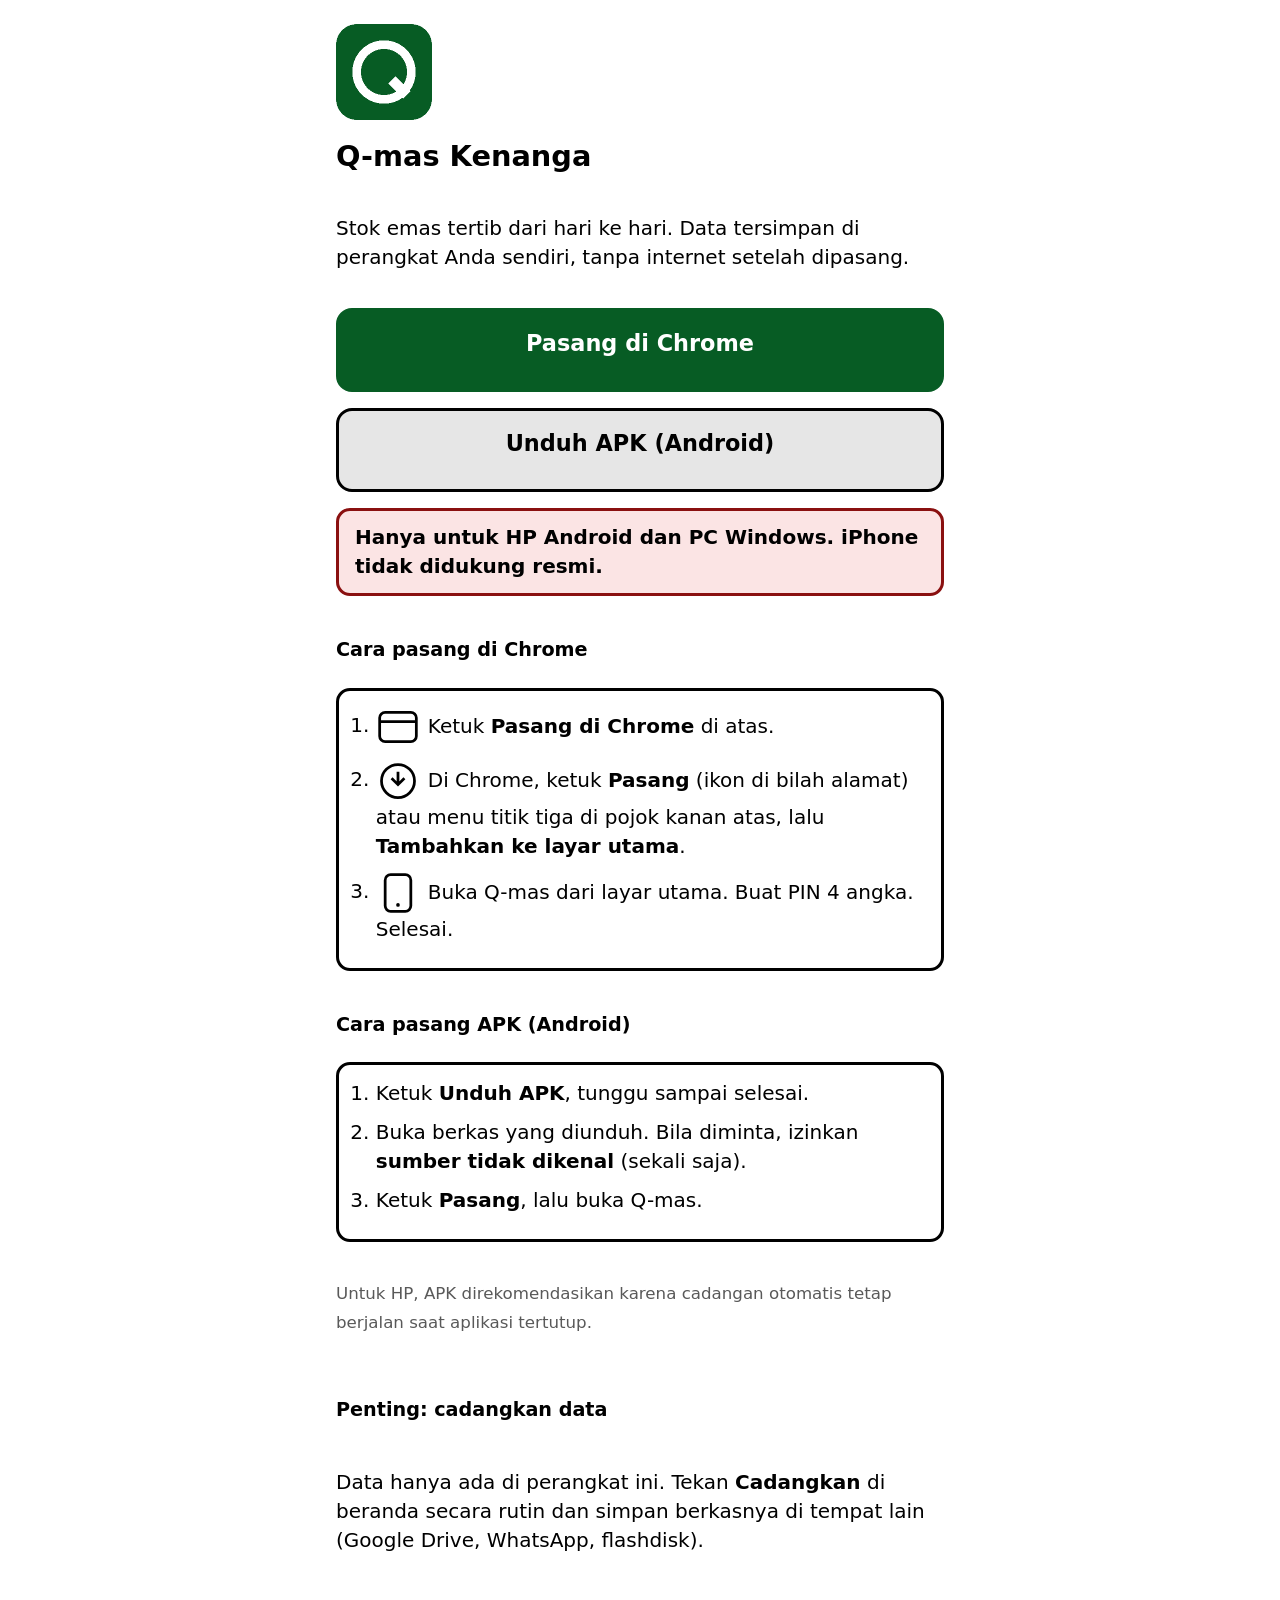
<file: index.html>
<!doctype html>
<html lang="id">
<head>
  <meta charset="utf-8">
  <meta name="viewport" content="width=device-width, initial-scale=1">
  <meta name="theme-color" content="#075c24">
  <title>Unduh Q-mas</title>
  <link rel="icon" href="app/icons/icon-192.png">
  <style>
    :root { --aksen:#075c24; }
    * { box-sizing: border-box; }
    body { margin:0; font:20px/1.45 system-ui,'Segoe UI',Roboto,sans-serif; color:#000; background:#fff; }
    main { max-width:640px; margin:0 auto; padding:24px 16px 64px; display:flex; flex-direction:column; gap:16px; }
    h1 { font-size:1.8rem; margin:0; }
    h2 { font-size:1.2rem; margin:24px 0 8px; }
    img.logo { width:96px; height:96px; border-radius:20px; }
    .tombol { display:block; min-height:84px; padding:16px; border:3px solid var(--aksen); border-radius:16px; background:var(--aksen); color:#fff; font-size:1.4rem; font-weight:800; text-align:center; text-decoration:none; }
    .tombol.abu { background:#e6e6e6; color:#000; border-color:#000; }
    .tombol:focus-visible { outline:4px solid #0044cc; outline-offset:3px; }
    ol { padding-left:1.3rem; margin:0; } li { margin-bottom:10px; }
    .langkah { border:3px solid #000; border-radius:14px; padding:14px 16px; }
    .langkah svg { width:44px; height:44px; vertical-align:middle; margin-right:8px; }
    .peringatan { border:3px solid #8a1010; background:#fbe4e4; border-radius:14px; padding:12px 16px; font-weight:700; }
    small { color:#595959; }
  </style>
</head>
<body>
<main>
  <img class="logo" src="app/icons/icon-192.png" alt="Q-mas">
  <h1>Q-mas Kenanga</h1>
  <p>Stok emas tertib dari hari ke hari. Data tersimpan di perangkat Anda sendiri, tanpa internet setelah dipasang.</p>

  <a class="tombol" href="app/">Pasang di Chrome</a>
  <a class="tombol abu" href="https://github.com/mosugi98/qmas-rilis/releases/latest/download/qmas.apk">Unduh APK (Android)</a>

  <div class="peringatan">Hanya untuk HP Android dan PC Windows. iPhone tidak didukung resmi.</div>

  <h2>Cara pasang di Chrome</h2>
  <div class="langkah">
    <ol>
      <li><svg viewBox="0 0 48 48" aria-hidden="true"><rect x="4" y="8" width="40" height="32" rx="6" fill="none" stroke="#000" stroke-width="3"/><path d="M4 18h40" stroke="#000" stroke-width="3"/></svg>Ketuk <b>Pasang di Chrome</b> di atas.</li>
      <li><svg viewBox="0 0 48 48" aria-hidden="true"><circle cx="24" cy="24" r="18" fill="none" stroke="#000" stroke-width="3"/><path d="M24 14v14m-7-7l7 7 7-7" stroke="#000" stroke-width="3" fill="none"/></svg>Di Chrome, ketuk <b>Pasang</b> (ikon di bilah alamat) atau menu titik tiga di pojok kanan atas, lalu <b>Tambahkan ke layar utama</b>.</li>
      <li><svg viewBox="0 0 48 48" aria-hidden="true"><rect x="10" y="4" width="28" height="40" rx="6" fill="none" stroke="#000" stroke-width="3"/><circle cx="24" cy="37" r="2"/></svg>Buka Q-mas dari layar utama. Buat PIN 4 angka. Selesai.</li>
    </ol>
  </div>

  <h2>Cara pasang APK (Android)</h2>
  <div class="langkah">
    <ol>
      <li>Ketuk <b>Unduh APK</b>, tunggu sampai selesai.</li>
      <li>Buka berkas yang diunduh. Bila diminta, izinkan <b>sumber tidak dikenal</b> (sekali saja).</li>
      <li>Ketuk <b>Pasang</b>, lalu buka Q-mas.</li>
    </ol>
  </div>
  <p><small>Untuk HP, APK direkomendasikan karena cadangan otomatis tetap berjalan saat aplikasi tertutup.</small></p>

  <h2>Penting: cadangkan data</h2>
  <p>Data hanya ada di perangkat ini. Tekan <b>Cadangkan</b> di beranda secara rutin dan simpan berkasnya di tempat lain (Google Drive, WhatsApp, flashdisk).</p>
</main>
</body>
</html>
</file>
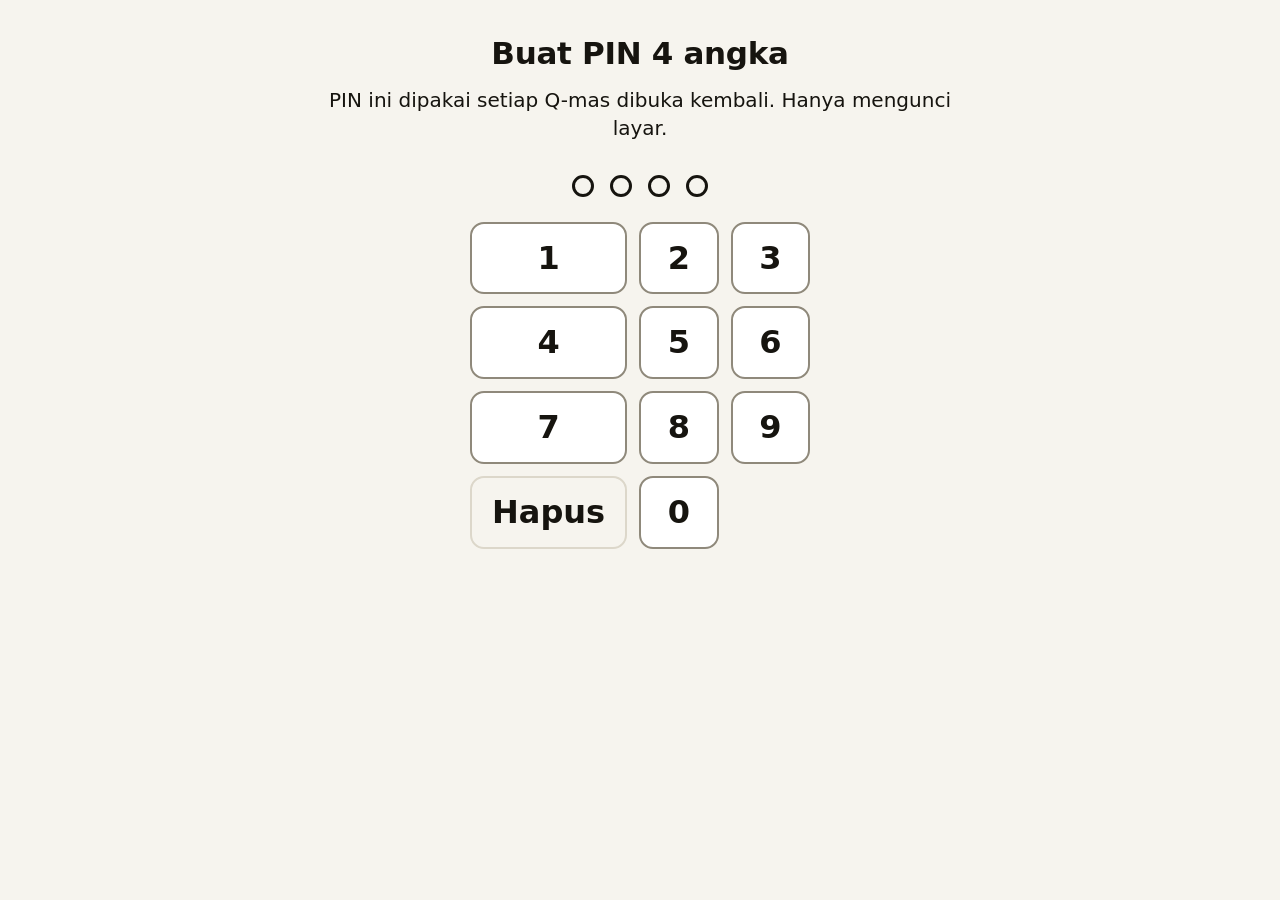
<file: app/index.html>
<!doctype html>
<html lang="id">
<head>
  <meta charset="utf-8">
  <meta name="viewport" content="width=device-width, initial-scale=1, viewport-fit=cover">
  <meta name="theme-color" content="#075c24">
  <title>Q-mas</title>
  <link rel="manifest" href="manifest.webmanifest">
  <link rel="icon" href="icons/icon-192.png">
  <link rel="apple-touch-icon" href="icons/icon-192.png">
  <link rel="stylesheet" href="app.css">
</head>
<body>
  <main id="app"><p style="padding:24px;font-size:1.2rem">Memuat Q-mas…</p></main>
  <nav id="nav" class="bawah" aria-label="Navigasi" hidden></nav>
  <div id="umpan" class="umpan sembunyi"></div>
  <div id="lapis" class="lapis sembunyi"></div>
  <noscript>Q-mas membutuhkan JavaScript.</noscript>
  <script type="module" src="js/app.js"></script>
</body>
</html>
</file>
<file: app/app.css>
/* Q-mas v3. Pemakai utama: pemilik toko lanjut usia, di HP dan komputer kasir, sering sambil berdiri.
   Prinsip: satu aksen hijau, permukaan hangat, huruf besar, kontras tinggi, target sentuh besar,
   navigasi (Kembali, Beranda, Bantuan) selalu di tempat yang sama di dasar layar. */

:root {
  color-scheme: light;
  --dasar: 20px;
  --bg: #f6f4ee;
  --permukaan: #ffffff;
  --ink: #16140f;
  --ink2: #4b473e;
  --garis: #dcd7ca;
  --garis2: #8f897b;
  --aksen: #0a5c2c;
  --aksen2: #07461f;
  --aksen-bg: #e2efe5;
  --bahaya: #9a1b1b;
  --bahaya-bg: #fae7e4;
  --netral-bg: #edeae1;
  --perhatian: #6b4300;
  --perhatian-bg: #fdf0d2;
  --perhatian-garis: #d9a63a;
  --r: 16px;
  --r2: 12px;
  --nav: 76px;
  --bayang: 0 1px 2px rgba(22, 20, 15, .06), 0 6px 18px rgba(22, 20, 15, .07);
  --ease: cubic-bezier(.22, 1, .36, 1);
  --hover: #f1eee6;
  --placeholder: #6d675c;
}
/* Mode malam: dipilih di Pengaturan -> Tampilan. Siang = tampilan bawaan di atas. */
html[data-tema='malam'] {
  color-scheme: dark;
  --bg: #14130f;
  --permukaan: #1f1d18;
  --ink: #f2efe6;
  --ink2: #bdb7a8;
  --garis: #3a362d;
  --garis2: #8a8474;
  --aksen: #1f8a4c;
  --aksen2: #8fe0ad;
  --aksen-bg: #1c3326;
  --bahaya: #c8453a;
  --bahaya-bg: #3a1a17;
  --netral-bg: #2a2822;
  --perhatian: #f3c969;
  --perhatian-bg: #3a2c0c;
  --perhatian-garis: #a8801f;
  --bayang: 0 1px 2px rgba(0, 0, 0, .4), 0 6px 18px rgba(0, 0, 0, .35);
  --hover: #2a2822;
  --placeholder: #9d9787;
}
html[data-tema='malam'] .navbtn.beranda { color: #5fd08a; }
html[data-tema='malam'] .btn.utama:hover { background: #17703c; border-color: #17703c; }
html[data-tema='malam'] .bawah, html[data-tema='malam'] .aksipilih { box-shadow: 0 -6px 18px rgba(0, 0, 0, .4); }
html { font-size: var(--dasar); }
html[data-huruf='besar'] { --dasar: 24px; }
html[data-huruf='sangat'] { --dasar: 28px; }
* { box-sizing: border-box; }
body {
  margin: 0; background: var(--bg); color: var(--ink);
  font-family: system-ui, 'Segoe UI', Roboto, 'Helvetica Neue', sans-serif; line-height: 1.4;
  -webkit-tap-highlight-color: transparent; font-variant-numeric: tabular-nums;
  padding-bottom: calc(var(--nav) + 28px + env(safe-area-inset-bottom));
}
button, input, select, textarea { font: inherit; color: inherit; }
h1 { font-size: 1.55rem; line-height: 1.15; margin: 0; font-weight: 800; letter-spacing: -.01em; }
h2 { font-size: 1.1rem; margin: 22px 0 10px; font-weight: 800; }
h2:first-child { margin-top: 0; }
p { margin: 0 0 12px; }
small { color: var(--ink2); font-size: .8rem; }
::selection { background: var(--aksen-bg); color: var(--ink); }
input, textarea { caret-color: var(--aksen); }
input[type=checkbox] { accent-color: var(--aksen); width: 26px; height: 26px; flex: none; }
* { scrollbar-width: thin; scrollbar-color: var(--garis2) transparent; }
.sembunyi, [hidden] { display: none !important; }
.ikon { flex: none; }

/* ---------- Kerangka ---------- */
#app { max-width: 680px; margin: 0 auto; padding: 0 16px; }
.bar { position: sticky; top: 0; z-index: 5; background: var(--bg); padding: 16px 0 12px; border-bottom: 1px solid var(--garis); margin-bottom: 4px; }
.bar .subjudul { margin: 4px 0 0; color: var(--ink2); font-size: .85rem; }
.layar { padding-top: 14px; display: flex; flex-direction: column; gap: 14px; animation: masuk 200ms var(--ease) both; }
@keyframes masuk { from { opacity: 0; transform: translateY(6px); } to { opacity: 1; transform: none; } }

.bawah {
  position: fixed; left: 0; right: 0; bottom: 0; z-index: 20;
  background: var(--permukaan); border-top: 1px solid var(--garis);
  box-shadow: 0 -6px 18px rgba(22, 20, 15, .07);
  padding: 8px 12px calc(8px + env(safe-area-inset-bottom));
}
.bawah .isi { max-width: 680px; margin: 0 auto; display: grid; grid-template-columns: repeat(3, 1fr); gap: 8px; }
.navbtn {
  min-height: 60px; border: 0; border-radius: 14px; background: transparent; color: var(--ink);
  display: flex; flex-direction: column; align-items: center; justify-content: center; gap: 3px;
  font-weight: 700; font-size: .72rem; cursor: pointer; transition: background 150ms;
}
.navbtn:hover { background: var(--netral-bg); }
.navbtn[aria-disabled='true'] { opacity: .32; cursor: default; pointer-events: none; }
.navbtn.beranda { color: var(--aksen); }

/* ---------- Tombol ---------- */
.btn {
  min-height: 56px; padding: 12px 20px; border: 2px solid var(--garis2); border-radius: 14px;
  background: var(--permukaan); font-weight: 700; cursor: pointer; text-align: center;
  display: inline-flex; align-items: center; justify-content: center; gap: 10px;
  transition: background 150ms, border-color 150ms, transform 150ms;
}
.btn:hover { background: var(--hover); }
.btn:active { transform: scale(.985); }
.btn:focus-visible, input:focus-visible, select:focus-visible, textarea:focus-visible, .navbtn:focus-visible, summary:focus-visible {
  outline: 3px solid #0b57d0; outline-offset: 2px;
}
.btn.utama { background: var(--aksen); border-color: var(--aksen); color: #fff; }
.btn.utama:hover { background: var(--aksen2); border-color: var(--aksen2); }
.btn.bahaya { background: var(--permukaan); border-color: var(--bahaya); color: var(--bahaya); }
.btn.bahaya:hover { background: var(--bahaya-bg); }
.btn.abu { background: transparent; border-color: var(--garis); color: var(--ink); }
.btn.abu:hover { background: var(--netral-bg); }
.btn:disabled { opacity: .42; cursor: not-allowed; transform: none; }
.btn.penuh { width: 100%; }
.btn.besar { min-height: 84px; font-size: 1.3rem; justify-content: flex-start; padding: 16px 22px; gap: 14px; }
.link { background: none; border: 0; text-decoration: underline; text-underline-offset: 4px; font-weight: 700; min-height: 56px; cursor: pointer; padding: 0 8px; color: var(--ink); }

/* Pilihan (chip) dan segmen */
.pilih { display: grid; grid-template-columns: repeat(3, 1fr); gap: 8px; }
.pilih .btn { min-height: 52px; padding: 8px 12px; }
.pilih .btn[aria-pressed='true'] { background: var(--aksen); border-color: var(--aksen); color: #fff; }
.segmen { display: flex; border: 2px solid var(--garis2); border-radius: 14px; overflow: hidden; background: var(--permukaan); }
.segmen .btn { flex: 1; border: 0; border-radius: 0; min-height: 52px; background: transparent; }
.segmen .btn + .btn { border-left: 2px solid var(--garis); }
.segmen .btn[aria-pressed='true'] { background: var(--aksen); color: #fff; }

/* ---------- Isian ---------- */
.kolom { display: flex; flex-direction: column; gap: 6px; }
.kolom .lbl { font-weight: 800; }
input[type=text], input[type=search], input[type=number], input[type=password], input[type=time], select, textarea, input:not([type]) {
  min-height: 56px; border: 2px solid var(--garis2); border-radius: var(--r2); padding: 8px 14px; background: var(--permukaan); width: 100%;
  transition: border-color 150ms;
}
input:focus, select:focus, textarea:focus { border-color: var(--aksen); }
input::placeholder, textarea::placeholder { color: var(--placeholder); }
.langkah { display: grid; grid-template-columns: 64px 1fr 64px; gap: 8px; }
.langkah .btn { min-height: 64px; padding: 0; font-size: 1.6rem; }
.langkah input { text-align: center; font-size: 1.5rem; font-weight: 800; min-height: 64px; }
.cepat { display: flex; gap: 8px; flex-wrap: wrap; }
.cepat .btn { min-height: 44px; padding: 6px 14px; flex: 1; }
.pratinjau { display: flex; gap: 10px; align-items: flex-start; background: var(--aksen-bg); color: var(--aksen2); border-radius: var(--r2); padding: 12px 14px; font-weight: 700; overflow-wrap: anywhere; }
.pratinjau:empty { display: none; }
details { border: 1px solid var(--garis); border-radius: var(--r2); background: var(--permukaan); }
details > summary { min-height: 56px; padding: 0 16px; display: flex; align-items: center; justify-content: space-between; font-weight: 800; cursor: pointer; list-style: none; }
details > summary::-webkit-details-marker { display: none; }
details > summary::after { content: ''; width: 10px; height: 10px; border-right: 3px solid var(--ink); border-bottom: 3px solid var(--ink); transform: rotate(45deg); transition: transform 150ms; margin-right: 4px; }
details[open] > summary::after { transform: rotate(-135deg); }
details > .isi { padding: 4px 16px 16px; display: flex; flex-direction: column; gap: 14px; }
.lekat { padding-top: 6px; }

/* ---------- Beranda ---------- */
.ringkas { display: grid; grid-template-columns: repeat(3, 1fr); background: var(--permukaan); border: 1px solid var(--garis); border-radius: var(--r); box-shadow: var(--bayang); }
.ringkas > div { padding: 14px 10px; text-align: center; }
.ringkas > div + div { border-left: 1px solid var(--garis); }
.ringkas .lbl { display: flex; align-items: center; justify-content: center; min-height: 2.5em; font-size: .72rem; line-height: 1.2; font-weight: 700; color: var(--ink2); }
.ringkas b { display: block; font-size: 1.55rem; line-height: 1.2; font-weight: 800; }
.ringkas small { display: block; }
.ringkas.empat { grid-template-columns: repeat(4, 1fr); }
.ringkas.empat b { font-size: 1.4rem; }
.ringkas-lokasi { margin: 0; font-size: .9rem; font-weight: 700; color: var(--ink2); }
.daftar li.harga-baris { flex-wrap: wrap; }
.harga-isi { display: flex; flex-direction: column; align-items: flex-end; gap: 2px; }
.harga-isi input { width: 9.5rem; text-align: right; }
input.salah { border-color: var(--bahaya); background: var(--bahaya-bg); }
.ringkas .stok b { color: var(--aksen); }
.petak { display: grid; grid-template-columns: 1fr 1fr; gap: 12px; }
.btn.ubin { flex-direction: column; min-height: 104px; gap: 8px; font-size: 1rem; }
.spanduk { border-radius: var(--r2); padding: 12px 14px; font-weight: 700; background: var(--netral-bg); display: flex; flex-direction: column; gap: 10px; }
.spanduk.merah { background: var(--bahaya); color: #fff; }
.spanduk .baris1 { display: flex; gap: 10px; align-items: flex-start; }
.spanduk .btn { width: 100%; color: var(--ink); }
.dasar { text-align: center; margin-top: 8px; }
.pesan { border-radius: var(--r2); padding: 12px 14px; font-weight: 700; background: var(--netral-bg); display: flex; gap: 10px; align-items: flex-start; }
.pesan.merah { background: var(--bahaya-bg); color: var(--bahaya); }

/* Warna KUNING khusus "perlu perhatian / belum selesai" (Zeigarnik + Von Restorff): jarang muncul sehingga langsung terlihat. */
.pesan.amber, .spanduk.amber { background: var(--perhatian-bg); color: var(--perhatian); border: 1.5px solid var(--perhatian-garis); }
.spanduk.amber .btn { background: var(--permukaan); border-color: var(--perhatian-garis); }
.chip.amber { background: var(--perhatian-bg); color: var(--perhatian); border: 1px solid var(--perhatian-garis); }
.judul .merek { display: inline-flex; background: var(--aksen); color: #fff; border-radius: 12px; padding: 5px; margin-right: 10px; vertical-align: -9px; }

/* Beranda (Pareto): Jual terbesar, Tambah Barang kedua, sisanya lebih kecil */
.btn.sedang { min-height: 68px; justify-content: flex-start; gap: 14px; padding: 12px 20px; font-size: 1.1rem; }
.tiga { display: grid; grid-template-columns: repeat(3, 1fr); gap: 10px; }
.btn.ubin3 { flex-direction: column; min-height: 92px; gap: 6px; font-size: .85rem; padding: 10px 6px; line-height: 1.2; }

/* Pilih ganda (pengenalan lebih mudah daripada mengingat): kotak centang besar + baris yang berubah warna */
.daftar li.pilihan { cursor: pointer; transition: background 150ms, border-color 150ms; }
.daftar li.pilihan.terpilih { background: var(--aksen-bg); border-color: var(--aksen); }
.kotak { width: 30px; height: 30px; flex: none; border: 2.5px solid var(--garis2); border-radius: 9px; background: var(--permukaan); display: inline-flex; align-items: center; justify-content: center; color: transparent; transition: background 150ms, border-color 150ms; }
.terpilih .kotak { background: var(--aksen); border-color: var(--aksen); color: #fff; }
.daftar .isi { display: flex; gap: 12px; align-items: center; min-width: 0; flex: 1; }
.btn.kecil { min-height: 44px; padding: 4px 12px; }
.aksipilih { position: sticky; bottom: calc(var(--nav) + 10px + env(safe-area-inset-bottom)); z-index: 6; background: var(--permukaan); border: 1px solid var(--garis); border-radius: var(--r); box-shadow: 0 10px 30px rgba(22, 20, 15, .22); padding: 12px; display: flex; flex-direction: column; gap: 8px; }
.aksipilih .ringkasan { font-weight: 800; display: flex; justify-content: space-between; gap: 8px; align-items: center; }

/* Pilihan cepat "terakhir dipakai" */
.kombo { display: flex; gap: 8px; flex-wrap: wrap; }
.kombo .btn { min-height: 48px; padding: 6px 14px; font-size: .9rem; }

/* Layar sukses (peak-end): akhir tugas yang jelas dan memuaskan */
.sukses { text-align: center; padding: 26px 8px 8px; display: flex; flex-direction: column; align-items: center; gap: 10px; }
.sukses .lingkar { width: 92px; height: 92px; border-radius: 50%; background: var(--aksen); color: #fff; display: flex; align-items: center; justify-content: center; animation: muncul 420ms var(--ease) both; }
.sukses .lingkar .ikon path { stroke-dasharray: 24; stroke-dashoffset: 24; animation: gambar 420ms 180ms var(--ease) forwards; }
.sukses h2 { margin: 6px 0 0; font-size: 1.5rem; }
.sukses .jumlah { font-size: 2.3rem; font-weight: 800; color: var(--aksen); }
.sukses .aksi { display: flex; flex-direction: column; gap: 10px; width: 100%; margin-top: 10px; }
.sukses-kecil { display: flex; gap: 10px; align-items: center; background: var(--aksen-bg); color: var(--aksen2); border-radius: var(--r2); padding: 12px 14px; font-weight: 800; }
@keyframes muncul { from { transform: scale(.6); opacity: 0; } to { transform: none; opacity: 1; } }
@keyframes gambar { to { stroke-dashoffset: 0; } }

/* ---------- Umpan balik & dialog ---------- */
.umpan {
  position: fixed; left: 12px; right: 12px; bottom: calc(var(--nav) + 12px + env(safe-area-inset-bottom)); z-index: 30;
  max-width: 656px; margin: 0 auto; padding: 14px 16px; border-radius: var(--r); box-shadow: 0 10px 30px rgba(22, 20, 15, .25);
  display: flex; flex-direction: column; gap: 10px; max-height: 55vh; overflow: auto; animation: masuk 200ms var(--ease) both;
}
.umpan.ok { background: var(--aksen); color: #fff; }
.umpan.gagal { background: var(--bahaya); color: #fff; }
.umpan .judulumpan { display: flex; gap: 10px; align-items: center; font-size: 1.2rem; font-weight: 800; }
.umpan .aksi, .dialog .aksi { display: flex; gap: 10px; }
.umpan .aksi .btn, .dialog .aksi .btn { flex: 1; }
.umpan .btn { background: rgba(255, 255, 255, .14); border-color: rgba(255, 255, 255, .7); color: #fff; }
.umpan .btn:hover { background: rgba(255, 255, 255, .26); }
.lapis { position: fixed; inset: 0; z-index: 40; background: rgba(22, 20, 15, .6); display: flex; align-items: center; justify-content: center; padding: 16px; overflow: auto; }
.dialog { background: var(--permukaan); border-radius: 22px; padding: 22px; width: 100%; max-width: 540px; display: flex; flex-direction: column; gap: 12px; max-height: 94vh; overflow: auto; box-shadow: 0 20px 50px rgba(0, 0, 0, .35); animation: masuk 200ms var(--ease) both; }
.kalimat { font-size: 1.15rem; font-weight: 800; margin: 0; }

/* ---------- PIN ---------- */
.papanwrap { display: flex; flex-direction: column; gap: 18px; align-items: center; width: 100%; }
.pinlayar { display: flex; gap: 16px; min-height: 36px; align-items: center; }
.titik { width: 22px; height: 22px; border-radius: 50%; border: 3px solid var(--ink); transition: background 120ms; }
.titik.isi { background: var(--ink); }
.papan { display: grid; grid-template-columns: repeat(3, 1fr); gap: 12px; width: 100%; max-width: 340px; }
.papan .btn { min-height: 72px; font-size: 1.6rem; }
.papan .btn:last-child { grid-column: 2; }
.intro { text-align: center; padding-top: 36px; align-items: center; }
.intro .angkakartu { width: 64px; height: 64px; border-radius: 50%; background: var(--aksen); color: #fff; display: flex; align-items: center; justify-content: center; font-size: 1.8rem; font-weight: 800; }
.intro .btn { width: 100%; max-width: 340px; }

/* ---------- Daftar ---------- */
.daftar { display: flex; flex-direction: column; gap: 8px; padding: 0; margin: 0; list-style: none; }
.daftar li { background: var(--permukaan); border: 1px solid var(--garis); border-radius: 14px; padding: 12px 14px; display: flex; gap: 10px; align-items: center; justify-content: space-between; min-height: 64px; }
.daftar li.klik { cursor: pointer; transition: background 150ms; }
.daftar li.klik:hover { background: var(--hover); }
.daftar .kode { font-weight: 800; overflow-wrap: anywhere; }
.chip { display: inline-flex; align-items: center; gap: 4px; padding: 2px 10px; border-radius: 99px; font-size: .75rem; font-weight: 800; background: var(--netral-bg); }
.chip.ok { background: var(--aksen-bg); color: var(--aksen2); }
.chip.merah { background: var(--bahaya-bg); color: var(--bahaya); }
.kartu { background: var(--permukaan); border: 1px solid var(--garis); border-radius: var(--r); padding: 16px; display: flex; flex-direction: column; gap: 10px; }
.kartu > h2 { margin: 0; }
.baris { display: flex; gap: 10px; flex-wrap: wrap; align-items: center; }
.baris > * { flex: 1 1 auto; }
.baris.rapat > * { flex: 0 0 auto; }
.kv { display: flex; justify-content: space-between; gap: 12px; }
.kv span:first-child { color: var(--ink2); }
.kv b { text-align: right; }

table.buku { width: 100%; border-collapse: collapse; font-size: .85rem; background: var(--permukaan); border-radius: var(--r2); overflow: hidden; }
.buku th { background: var(--netral-bg); font-size: .72rem; font-weight: 800; color: var(--ink2); }
.buku th, .buku td { border-bottom: 1px solid var(--garis); padding: 10px 6px; text-align: right; }
.buku th:first-child, .buku td:first-child { text-align: left; padding-left: 12px; }
.buku tbody tr { cursor: pointer; }
.buku tbody tr:hover { background: var(--hover); }
.buku tr.hariini { background: var(--aksen-bg); font-weight: 800; }
.buku td.akhir { font-weight: 800; }
.gulir { overflow-x: auto; }
.total { font-size: 1.9rem; font-weight: 800; }
.hasil3 { display: grid; grid-template-columns: repeat(3, 1fr); gap: 10px; }
.hasil3 .kartu { padding: 12px 8px; text-align: center; gap: 2px; }
.hasil3 b { font-size: 1.6rem; }
.pindaian { font-size: 1.1rem; font-weight: 700; display: flex; gap: 10px; align-items: center; }
video.kamera { width: 100%; border-radius: var(--r); background: #000; max-height: 50vh; }
.hitungan { text-align: center; padding: 8px 0; }
.hitungan .total { font-size: 3.2rem; line-height: 1; }

/* ---------- Label cetak (format sama dengan v2, tanpa QR) ---------- */
.labelsheet { display: flex; flex-wrap: wrap; gap: 12px; margin: 4px 0 20px; }
.labelcard { background: #fff; border: 1px solid #999; border-radius: 8px; width: var(--w, 55mm); padding: calc(var(--w, 55mm) * .05); display: flex; flex-direction: column; align-items: center; gap: calc(var(--w, 55mm) * .025); text-align: center; font-size: calc(var(--w, 55mm) * .065); break-inside: avoid; page-break-inside: avoid; color: #000; }
.labelcard .ln { font-size: 1em; overflow-wrap: anywhere; }
.labelcard .bc { width: 100%; height: calc(var(--w, 55mm) * .3); display: block; }
.labelcard .lc { font-size: 1.2em; letter-spacing: .02em; }
.labelcard .lk { font-size: .95em; }
.lbl-kecil { --w: 40mm; } .lbl-sedang { --w: 55mm; } .lbl-besar { --w: 80mm; }
.labelsheet.potong .labelcard { border: 1px dashed #999; }
.labelsheet.cetak { display: none; }
.pratinjaulabel { background: var(--permukaan); border: 1px solid var(--garis); border-radius: var(--r); padding: 12px; overflow-x: auto; }
.pratinjaulabel .labelsheet { margin: 0; }
@page { margin: 8mm; }
@media print {
  html, body { height: auto !important; overflow: visible !important; background: #fff; padding: 0; }
  #app, .bawah, .umpan, .lapis { display: none !important; }
  .labelsheet.cetak { display: flex !important; flex-wrap: wrap; gap: 0; margin: 0; }
  .labelcard { border: 0; border-radius: 0; }
  .labelsheet.potong .labelcard { border: 1px dashed #999; }
}

@media (prefers-reduced-motion: reduce) {
  *, *::before, *::after { animation-duration: 1ms !important; transition-duration: 1ms !important; }
}

/* Tambah Barang: banyak gramasi sekali simpan */
.gramasi { display: flex; flex-direction: column; gap: 8px; margin-bottom: 8px; }
.gramasi-baris { display: grid; grid-template-columns: 1fr auto 88px auto; gap: 8px; align-items: center; }
.gramasi-baris input { min-height: 52px; font-size: 1.15rem; min-width: 0; }
.gramasi-baris .kali { font-weight: 800; }
.daftar-kode { list-style: none; margin: 6px 0 0; padding: 0; font-size: .9rem; display: flex; flex-direction: column; gap: 2px; }
.salah-teks { color: #b3261e; }
.pratinjau:has(.daftar-kode) { flex-direction: column; }
.pilih.dua { grid-template-columns: repeat(2, 1fr); }
</file>
